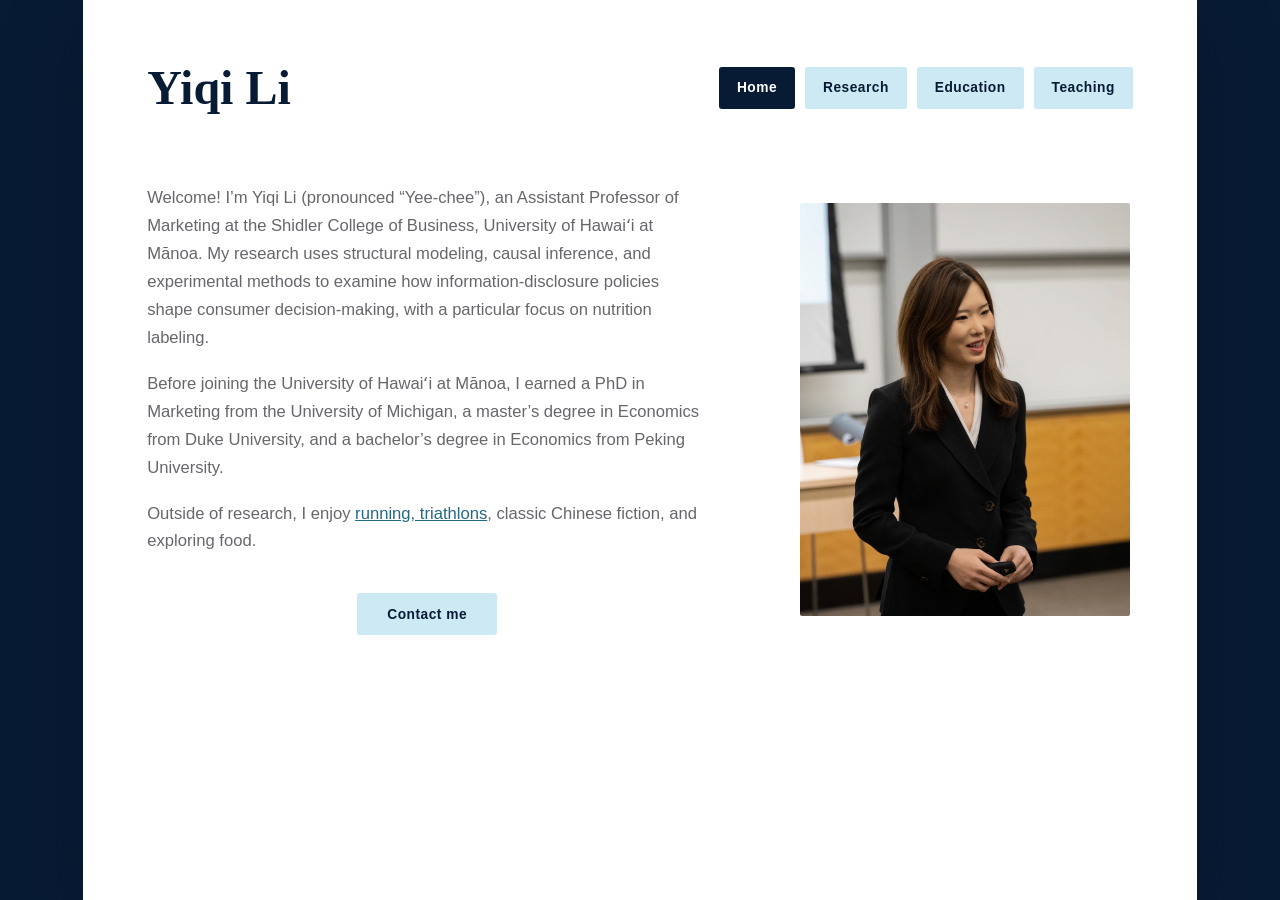
<file: index.html>
<!doctype html>
<html lang="en">
  <head>
    <meta charset="utf-8">
    <meta name="viewport" content="width=device-width, initial-scale=1">
    <meta name="description" content="Yiqi Li — academic personal website">
    <title>Yiqi Li | Home</title>
    <link rel="stylesheet" href="styles.css">
  </head>
  <body>
    <main class="site-card">
      <header class="site-header">
        <a class="site-name" href="index.html">Yiqi Li</a>
        <nav aria-label="Main navigation">
          <a class="nav-link active" href="index.html" aria-current="page">Home</a>
          <a class="nav-link" href="research.html">Research</a>
          <a class="nav-link" href="education.html">Education</a>
          <a class="nav-link" href="teaching.html">Teaching</a>
        </nav>
      </header>

      <section class="home-grid">
        <div class="intro">
          <p>
          Welcome! I’m Yiqi Li (pronounced “Yee-chee”), an Assistant Professor of
  Marketing at the Shidler College of Business, University of Hawaiʻi at Mānoa. My research uses structural modeling, causal inference, and
          experimental methods to examine how information-disclosure policies shape
          consumer decision-making, with a particular focus on nutrition labeling.
          </p>
          <p>
          <p>
          Before joining the University of Hawaiʻi at Mānoa, I earned a PhD in
          Marketing from the University of Michigan, a master’s degree in Economics
          from Duke University, and a bachelor’s degree in Economics from Peking
          University.
          </p>

          <p>
          <p>
          Outside of research, I enjoy
          <a href="outside-academia.html">
          running, triathlons</a>, classic Chinese fiction, and exploring food.
          </p>
          </p>

          <div class="contact-row">
          <a class="contact-button" href="mailto:yiqili@hawaii.edu">
          Contact me
          </a>
          </div>
        </div>

        <div class="portrait-wrap">
          <!-- Replace this block with: <img src="images/portrait.jpg" alt="Portrait of Yiqi Li"> -->
          <img src="portrait.JPG" alt="Portrait of Yiqi Li">
        </div>
      </section>
    </main>
  </body>
</html>
</file>
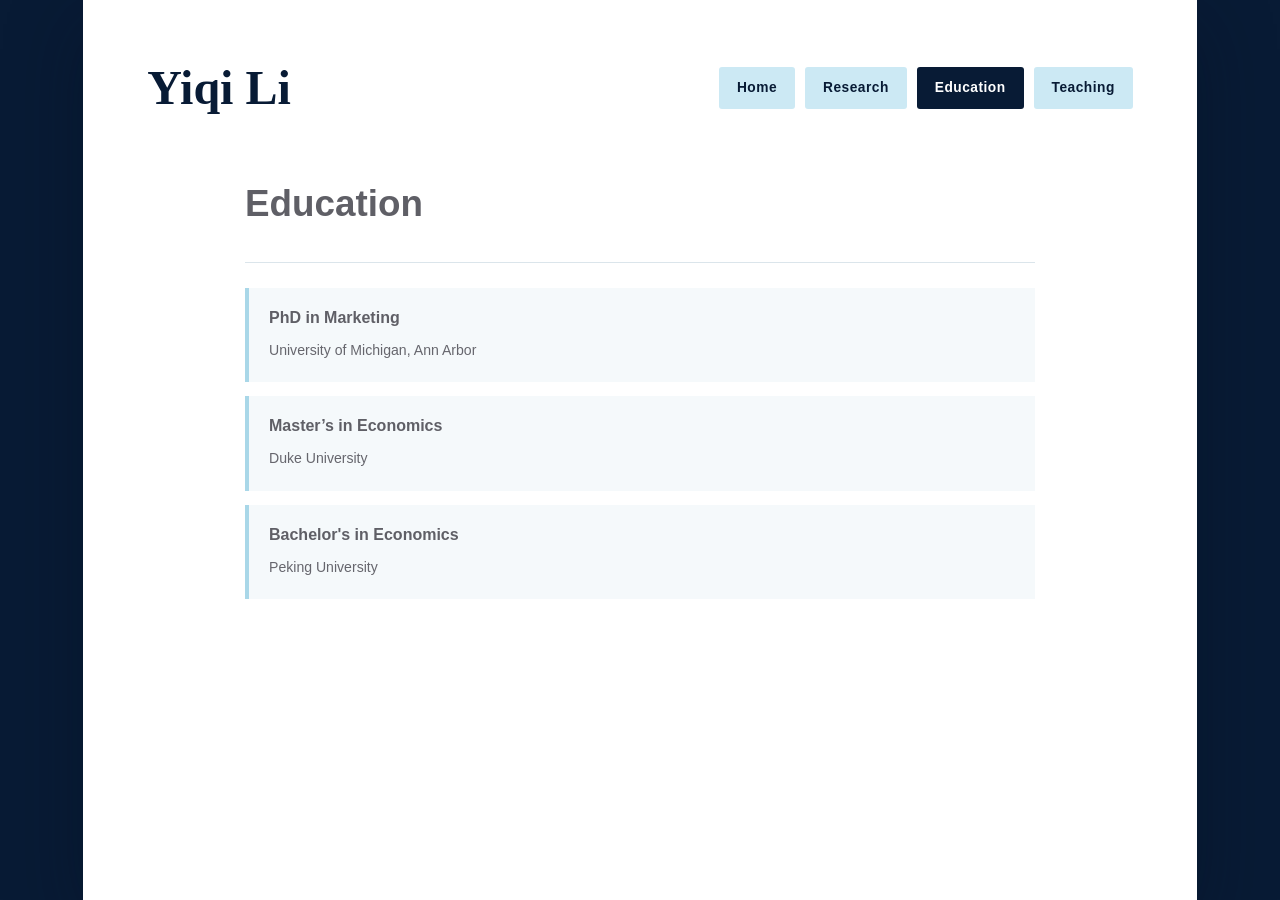
<file: education.html>
<!doctype html>
<html lang="en">
  <head>
    <meta charset="utf-8">
    <meta name="viewport" content="width=device-width, initial-scale=1">
    <meta name="description" content="Education of Yiqi Li">
    <title>Yiqi Li | Education</title>
    <link rel="stylesheet" href="styles.css">
  </head>

  <body>
    <main class="site-card">
      <header class="site-header">
        <a class="site-name" href="index.html">Yiqi Li</a>

        <nav aria-label="Main navigation">
          <a class="nav-link" href="index.html">Home</a>
          <a class="nav-link" href="research.html">Research</a>
          <a class="nav-link active" href="education.html" aria-current="page">
            Education
          </a>
          <a class="nav-link" href="teaching.html">Teaching</a>
        </nav>
      </header>

      <section class="page-content">
        <h1>Education</h1>

        <div class="content-section">
          <article class="item-card">
            <h3>PhD in Marketing</h3>
            <p>University of Michigan, Ann Arbor</p>
          </article>

          <article class="item-card">
            <h3>Master’s in Economics</h3>
            <p>Duke University</p>
          </article>

          <article class="item-card">
            <h3>Bachelor's in Economics</h3>
            <p>Peking University</p>
          </article>
        </div>
      </section>
    </main>
  </body>
</html>
</file>
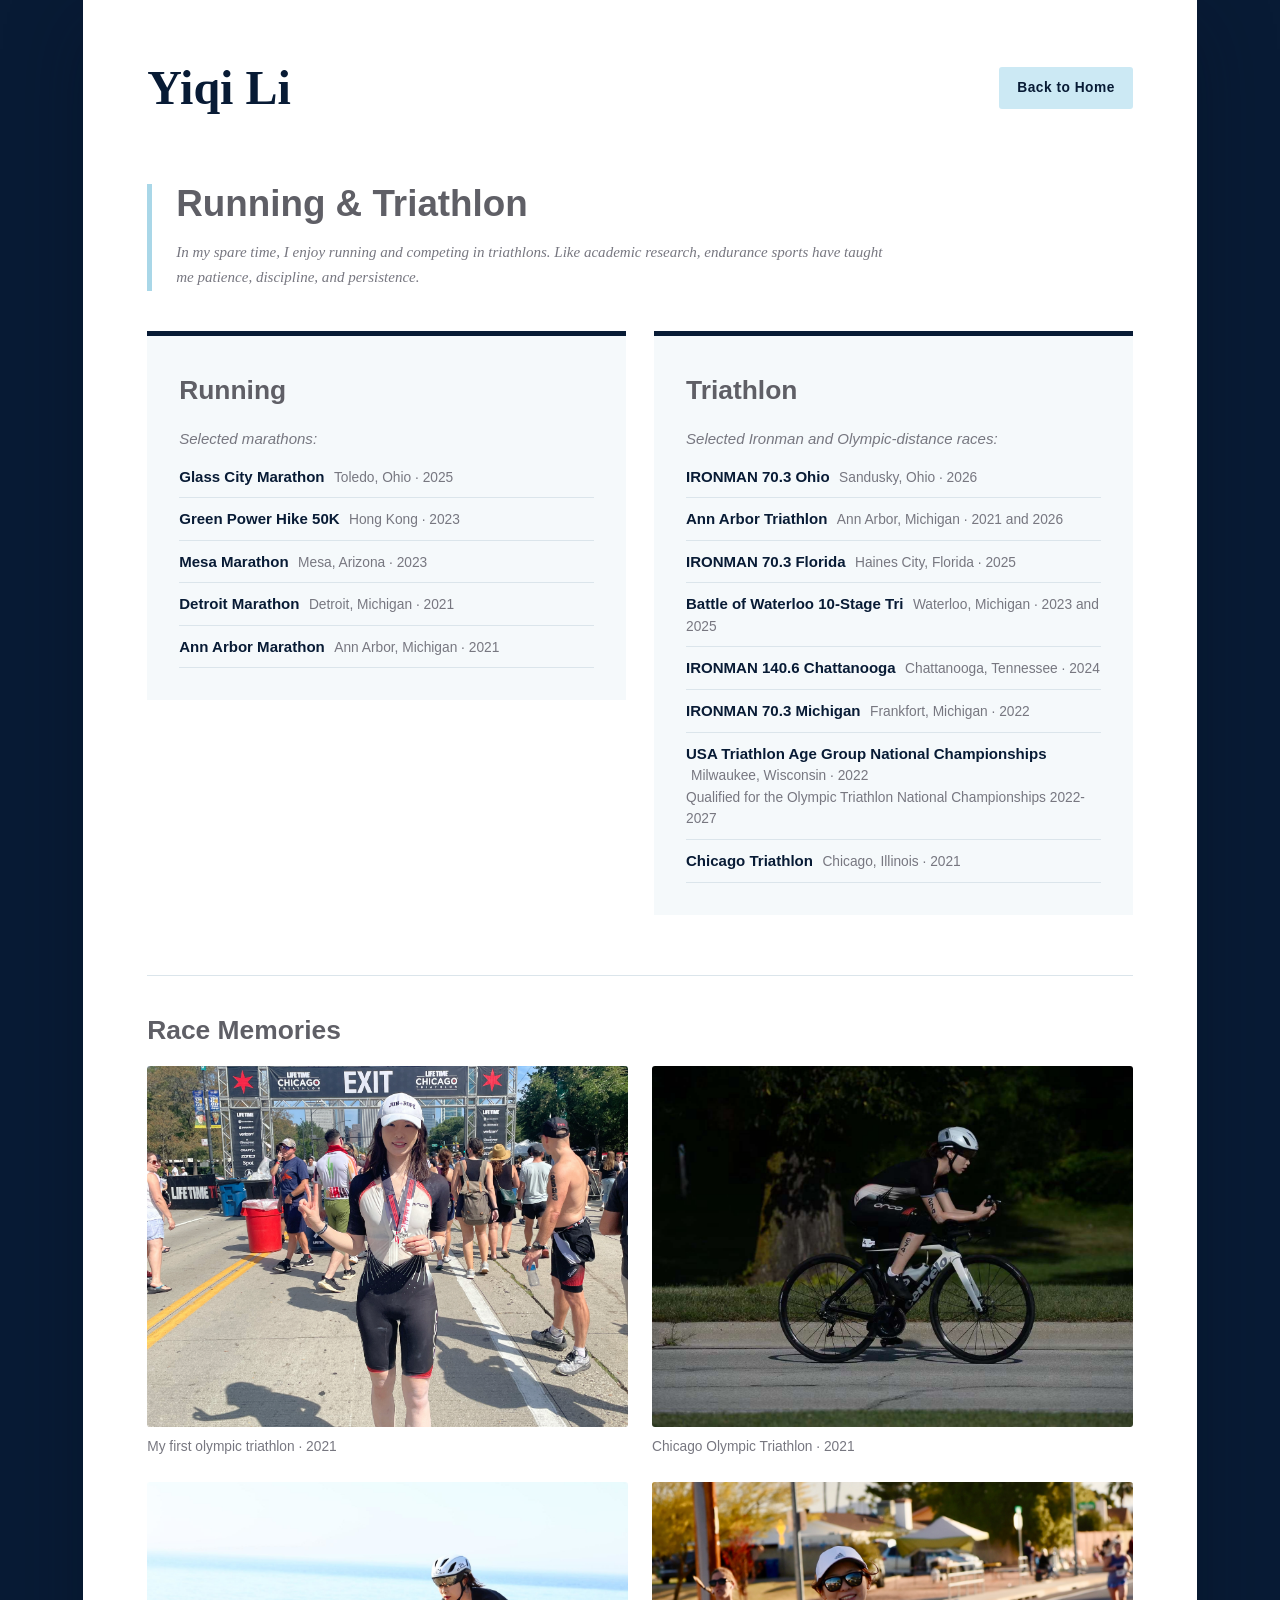
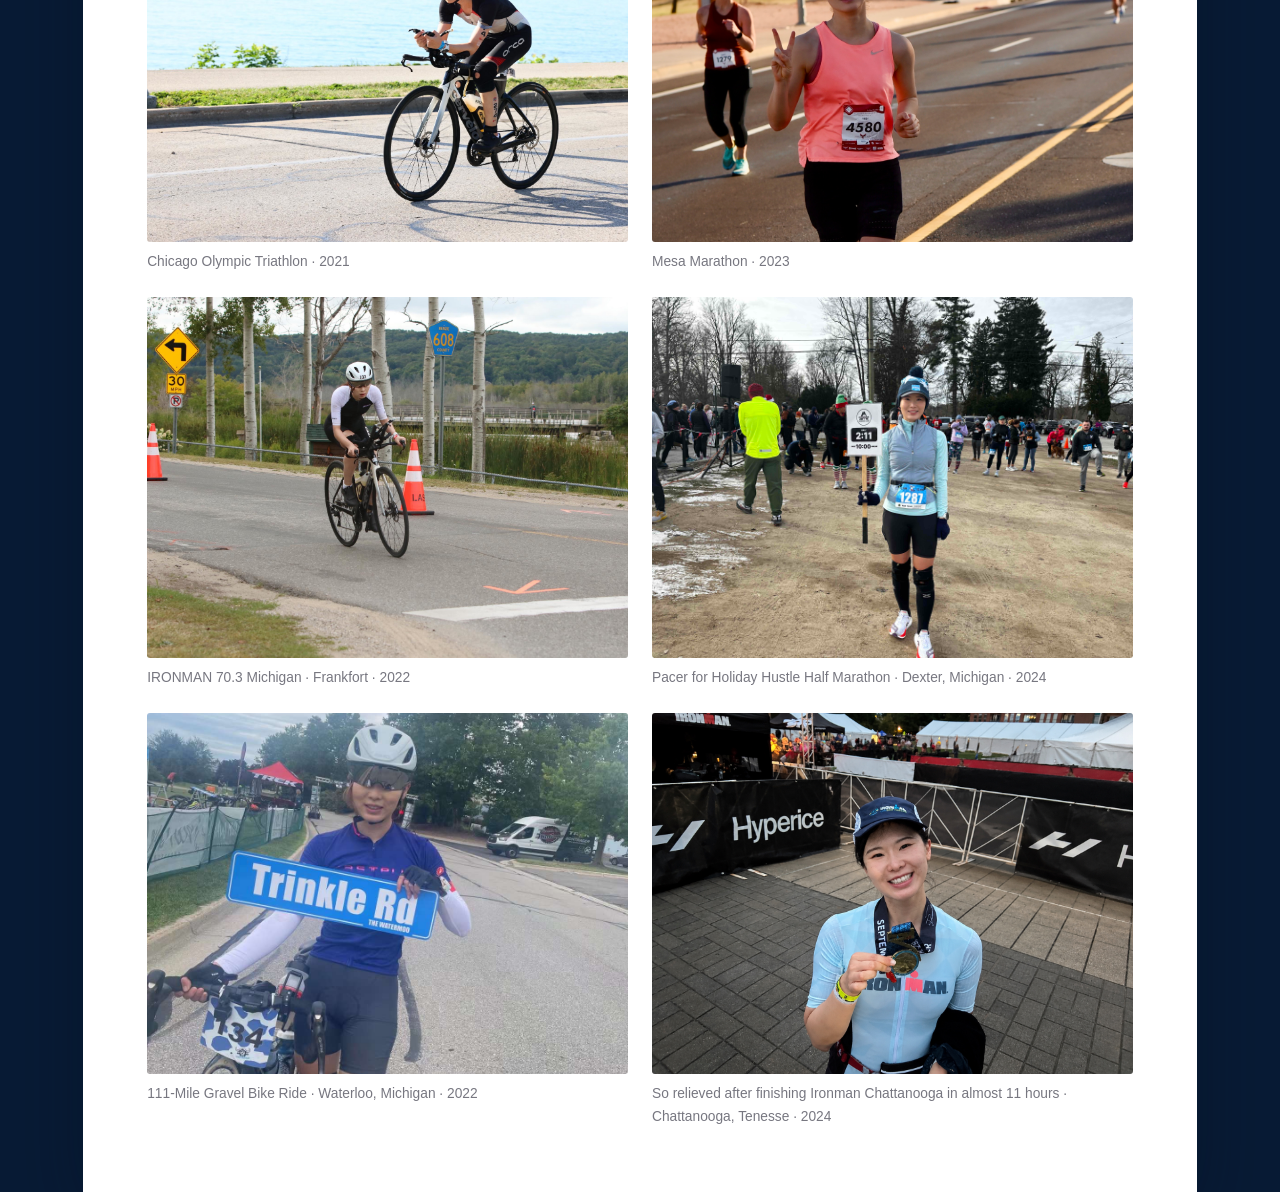
<file: outside-academia.html>
<!doctype html>
<html lang="en">
  <head>
    <meta charset="utf-8">
    <meta name="viewport" content="width=device-width, initial-scale=1">
    <meta
      name="description"
      content="Running, triathlon, and life outside academia"
    >
    <title>Yiqi Li | Running &amp; Triathlon</title>
    <link rel="stylesheet" href="styles.css">
  </head>
<body>
  <main class="site-card">
    <header class="site-header">
      <a class="site-name" href="index.html">Yiqi Li</a>

      <nav aria-label="Page navigation">
        <a class="nav-link" href="index.html">Back to Home</a>
      </nav>
    </header>

    <section class="page-content personal-page">
      <div class="hobby-hero">
        <h1>Running &amp; Triathlon</h1>

        <p class="hobby-intro">
          In my spare time, I enjoy running and competing in triathlons.
          Like academic research, endurance sports have taught me patience,
          discipline, and persistence.
        </p>
      </div>

  <div class="race-columns">
    <section class="race-panel">
      <h2>Running</h2>
       <p class="race-note">
        Selected marathons:
      </p>
      <ul class="race-list">
        <li>
          <strong>Glass City Marathon</strong>
          <span>Toledo, Ohio · 2025</span>
        </li>

        <li>
          <strong>Green Power Hike 50K</strong>
          <span>Hong Kong · 2023</span>
        </li>

        <li>
          <strong>Mesa Marathon</strong>
          <span>Mesa, Arizona · 2023</span>
        </li>

        <li>
          <strong>Detroit Marathon</strong>
          <span>Detroit, Michigan · 2021</span>
        </li>

        <li>
          <strong>Ann Arbor Marathon</strong>
          <span>Ann Arbor, Michigan · 2021</span>
        </li>
      </ul>
    </section>

    <section class="race-panel">
      <h2>Triathlon</h2>
      <p class="race-note">
        Selected Ironman and Olympic-distance races:
      </p>
      <ul class="race-list">
        <li>
          <strong>IRONMAN 70.3 Ohio</strong>
          <span>Sandusky, Ohio · 2026</span>
        </li>

        <li>
          <strong>Ann Arbor Triathlon</strong>
          <span>Ann Arbor, Michigan · 2021 and 2026</span>
        </li>

        <li>
          <strong>IRONMAN 70.3 Florida</strong>
          <span>Haines City, Florida · 2025</span>
        </li>

        <li>
          <strong>Battle of Waterloo 10-Stage Tri</strong>
          <span>Waterloo, Michigan · 2023 and 2025</span>
        </li>

        <li>
          <strong>IRONMAN 140.6 Chattanooga</strong>
          <span>Chattanooga, Tennessee · 2024</span>
        </li>

        <li>
          <strong>IRONMAN 70.3 Michigan</strong>
          <span>Frankfort, Michigan · 2022</span>
        </li>

        <li>
        <strong>USA Triathlon Age Group National Championships</strong>

        <span>
        Milwaukee, Wisconsin · 2022<br>
        Qualified for the Olympic Triathlon National Championships 2022-2027
        </span>
        </li>

        <li>
          <strong>Chicago Triathlon</strong>
          <span>Chicago, Illinois · 2021</span>
        </li>
      </ul>
    </section>
  </div>

  <section class="photo-section">
    <h2>Race Memories</h2>

<div class="photo-gallery">
  <figure>
    <img
      src="race_images/chicago_tri_photo.JPG"
      alt="Yiqi Li at the Chicago Olympic Triathlon"
    >
    <figcaption>My first olympic triathlon · 2021</figcaption>
  </figure>

  <figure>
    <img
      src="race_images/chicago_bike_photo.JPG"
      alt="Cycling during the Chicago Olympic Triathlon"
    >
    <figcaption>Chicago Olympic Triathlon · 2021</figcaption>
  </figure>

  <figure>
    <img
      src="race_images/chicago_bike_2.JPG"
      alt="Cycling at the Chicago Olympic Triathlon"
    >
    <figcaption>Chicago Olympic Triathlon · 2021</figcaption>
  </figure>

  <figure>
    <img
    class="photo-align-top"
    src="race_images/mesa_photo.jpg"
    alt="Yiqi Li at the Mesa Marathon"
    >
    <figcaption>Mesa Marathon · 2023</figcaption>
  </figure>

  <figure>
    <img
      src="race_images/frankfort_photo.JPG"
      alt="Yiqi Li at IRONMAN 70.3 Michigan"
    >
    <figcaption>IRONMAN 70.3 Michigan · Frankfort · 2022</figcaption>
  </figure>

  <figure>
    <img
      src="race_images/pacer_photo.jpg"
      alt="Yiqi Li pacing the Holiday Hustle Half Marathon"
    >
    <figcaption>
      Pacer for Holiday Hustle Half Marathon · Dexter, Michigan · 2024
    </figcaption>
  </figure>

  <figure>
    <img
      src="race_images/Watermoo_photo.JPG"
      alt="Yiqi Li during a gravel bike ride in Waterloo, Michigan"
    >
    <figcaption>
      111-Mile Gravel Bike Ride · Waterloo, Michigan · 2022
    </figcaption>
  </figure>

  <figure>
    <img
      src="race_images/chattanooga_photo.JPG"
      alt="Yiqi Li during Ironman Chattanooga"
    >
    <figcaption>
      So relieved after finishing Ironman Chattanooga in almost 11 hours · Chattanooga, Tenesse · 2024
    </figcaption>
  </figure>
</div>
  </section>
</section>
  </main>
</body>
</html>
</file>
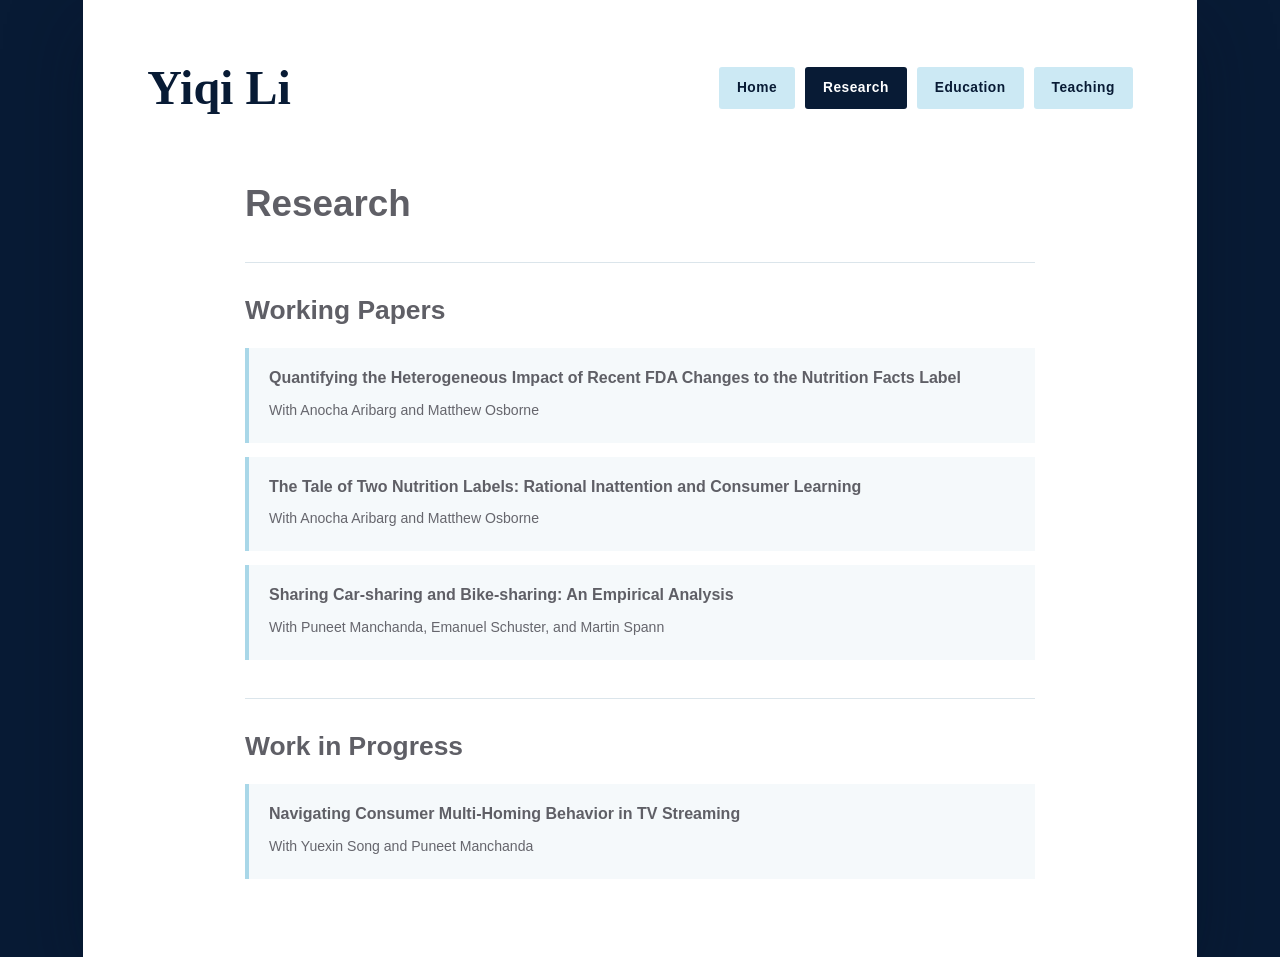
<file: research.html>
<!doctype html>
<html lang="en">
  <head>
    <meta charset="utf-8">
    <meta name="viewport" content="width=device-width, initial-scale=1">
    <meta name="description" content="Research by Yiqi Li">
    <title>Yiqi Li | Research</title>
    <link rel="stylesheet" href="styles.css">
  </head>

  <body>
    <main class="site-card">
      <header class="site-header">
        <a class="site-name" href="index.html">Yiqi Li</a>

        <nav aria-label="Main navigation">
          <a class="nav-link" href="index.html">Home</a>
          <a
            class="nav-link active"
            href="research.html"
            aria-current="page"
          >
            Research
          </a>
          <a class="nav-link" href="education.html">Education</a>
          <a class="nav-link" href="teaching.html">Teaching</a>
        </nav>
      </header>

      <section class="page-content">
        <h1>Research</h1>

        <div class="content-section">
          <h2>Working Papers</h2>

          <article class="item-card">
            <h3>
              Quantifying the Heterogeneous Impact of Recent FDA Changes to
              the Nutrition Facts Label
            </h3>
            <p>With Anocha Aribarg and Matthew Osborne</p>
          </article>
          
          <article class="item-card">
            <h3>
              The Tale of Two Nutrition Labels: Rational Inattention and
              Consumer Learning
            </h3>
            <p>With Anocha Aribarg and Matthew Osborne</p>
          </article>
          
          <article class="item-card">
            <h3>
              Sharing Car-sharing and Bike-sharing: An Empirical Analysis
            </h3>
            <p>
              With Puneet Manchanda, Emanuel Schuster, and Martin Spann
            </p>
          </article>

        </div>

        <div class="content-section">
          <h2>Work in Progress</h2>

          <article class="item-card">
            <h3>Navigating Consumer Multi-Homing Behavior in TV Streaming</h3>
            <p>With Yuexin Song and Puneet Manchanda</p>
          </article>
        </div>
      </section>
    </main>
  </body>
</html>
</file>
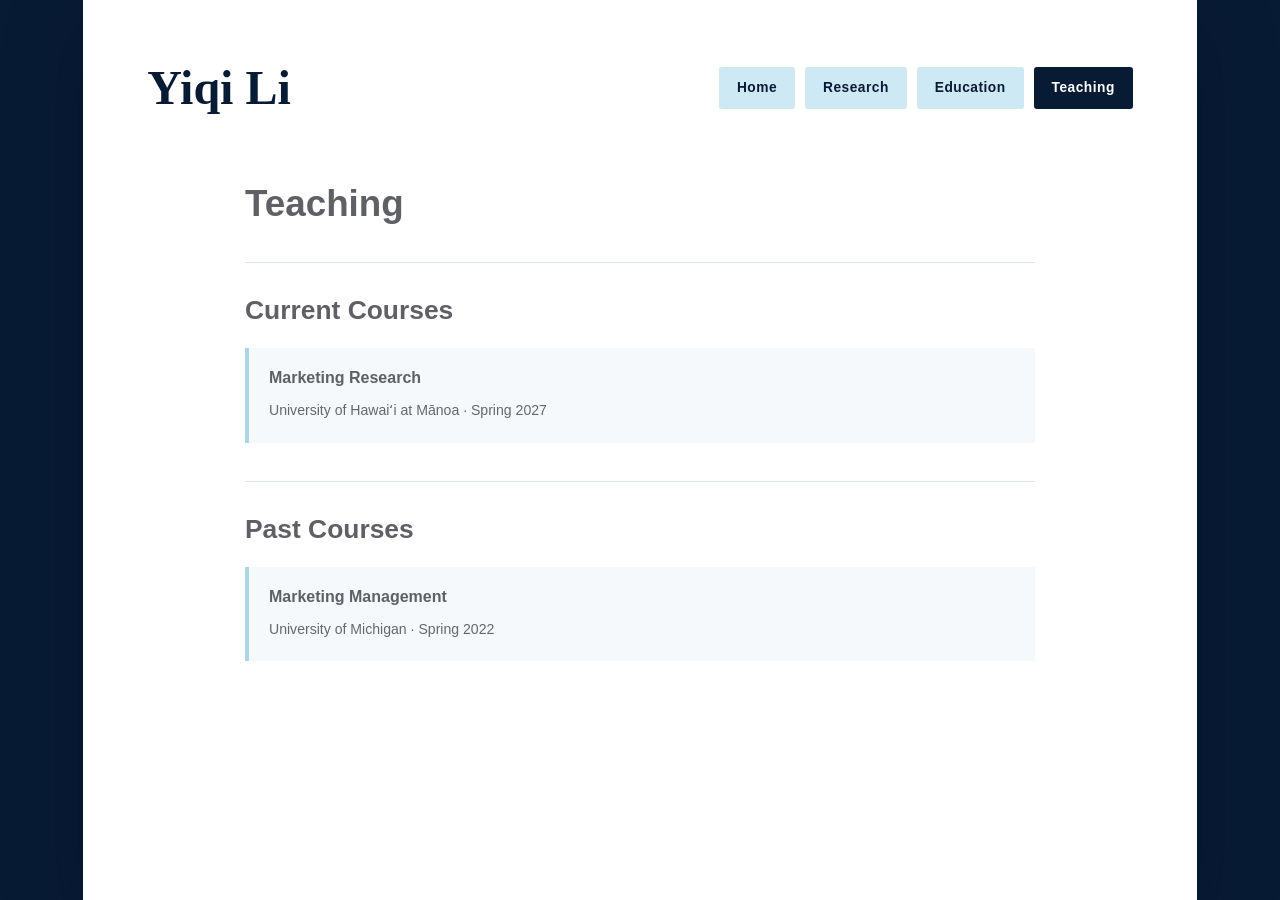
<file: teaching.html>
<!doctype html>
<html lang="en">
  <head>
    <meta charset="utf-8">
    <meta name="viewport" content="width=device-width, initial-scale=1">
    <meta name="description" content="Teaching by Yiqi Li">
    <title>Yiqi Li | Teaching</title>
    <link rel="stylesheet" href="styles.css">
  </head>

  <body>
    <main class="site-card">
      <header class="site-header">
        <a class="site-name" href="index.html">Yiqi Li</a>

        <nav aria-label="Main navigation">
          <a class="nav-link" href="index.html">Home</a>
          <a class="nav-link" href="research.html">Research</a>
          <a class="nav-link" href="education.html">Education</a>
          <a
            class="nav-link active"
            href="teaching.html"
            aria-current="page"
          >
            Teaching
          </a>
        </nav>
      </header>

      <section class="page-content">
        <h1>Teaching</h1>

        <div class="content-section">
          <h2>Current Courses</h2>
          <article class="item-card">
            <h3>Marketing Research</h3>
            <p>University of Hawaiʻi at Mānoa · Spring 2027</p>
          </article>
        </div>

        <div class="content-section">
          <h2>Past Courses</h2>

          <article class="item-card">
            <h3>Marketing Management</h3>
            <p>University of Michigan · Spring 2022</p>
          </article>
        </div>
      </section>
    </main>
  </body>
</html>
</file>
<file: styles.css>
:root {
  --navy: #081b35;
  --sky: #cce9f4;
  --sky-hover: #a9d7e8;
  --paper: #ffffff;
  --ink: #66666d;
  --muted: #777780;
  --line: #dbe5eb;
  --shadow: 0 24px 70px rgba(2, 15, 32, 0.34);
}

* {
  box-sizing: border-box;
}

html {
  min-height: 100%;
  background: var(--navy);
}

body {
  min-height: 100vh;
  margin: 0;
  padding: 0 clamp(16px, 6.5vw, 132px);
  color: var(--ink);
  background: var(--navy);
  font-family: Arial, Helvetica, sans-serif;
  line-height: 1.68;
}

a {
  color: #246884;
}

a:hover {
  color: var(--navy);
}

/* Main white page */

.site-card {
  --card-padding: clamp(28px, 5vw, 68px);

  width: min(1680px, 100%);
  min-height: 100vh;
  margin: 0 auto;
  padding: var(--card-padding);
  background: var(--paper);
  box-shadow: var(--shadow);
}

/* Header and navigation */

.site-header {
  display: flex;
  align-items: center;
  justify-content: space-between;
  gap: 28px;
  padding-bottom: clamp(42px, 6vw, 72px);
}

.site-name {
  color: var(--navy);
  font-family: Georgia, "Times New Roman", serif;
  font-size: clamp(2rem, 4vw, 3rem);
  font-weight: 700;
  line-height: 1;
  text-decoration: none;
}

nav {
  display: flex;
  flex-wrap: wrap;
  gap: 10px;
}

.nav-link,
.contact-button {
  display: inline-flex;
  align-items: center;
  justify-content: center;
  min-height: 42px;
  padding: 8px 18px;
  color: var(--navy);
  background: var(--sky);
  border-radius: 3px;
  font-size: 0.86rem;
  font-weight: 700;
  letter-spacing: 0.035em;
  text-decoration: none;
  transition:
    background-color 160ms ease,
    transform 160ms ease;
}

.nav-link:hover,
.contact-button:hover {
  color: var(--navy);
  background: var(--sky-hover);
  transform: translateY(-1px);
}

.nav-link.active {
  color: white;
  background: var(--navy);
}

/* General typography */

h1,
h2,
h3 {
  color: #5f5f66;
  font-family: Arial, Helvetica, sans-serif;
  font-weight: 700;
}

h1 {
  margin: 0 0 20px;
  line-height: 1.08;
}

h2 {
  margin: 0 0 16px;
}

h3 {
  margin: 0 0 7px;
}

p {
  margin: 0 0 18px;
}

.eyebrow {
  margin: 0 0 10px;
  color: #377893;
  font-size: 0.75rem;
  font-weight: 700;
  letter-spacing: 0.16em;
  text-transform: uppercase;
}

.placeholder {
  color: var(--muted);
}

/* Homepage */

.home-grid {
  display: grid;
  grid-template-columns: minmax(0, 1.25fr) minmax(260px, 0.75fr);
  align-items: center;
  gap: clamp(42px, 7vw, 92px);
}

.intro p:not(.eyebrow) {
  max-width: 620px;
  font-size: 1.04rem;
}

.portrait-wrap {
  justify-self: center;
  width: min(100%, 330px);
}

.portrait-wrap img,
.portrait-placeholder {
  width: 100%;
  aspect-ratio: 4 / 5;
  border-radius: 2px;
}

.portrait-wrap img {
  display: block;
  object-fit: cover;
}

.portrait-placeholder {
  display: grid;
  place-content: center;
  color: white;
  text-align: center;
  background: linear-gradient(145deg, #153b62, #081b35);
  box-shadow: 18px 18px 0 var(--sky);
}

.portrait-placeholder span {
  font-family: Georgia, serif;
  font-size: 4.3rem;
  line-height: 1;
}

.portrait-placeholder small {
  margin-top: 12px;
  color: var(--sky);
  letter-spacing: 0.12em;
  text-transform: uppercase;
}

/* Contact button inside biography */

.intro .contact-row {
  display: flex;
  width: 100%;
  justify-content: center;
  padding-top: 20px;
}

.contact-button {
  min-width: 140px;
}

/* Homepage section dividers */

.section-divider {
  display: flex;
  align-items: center;
  gap: 12px;
  margin:
    clamp(62px, 9vw, 118px)
    calc(-1 * var(--card-padding))
    0;
  color: #7ce6e5;
  background: rgba(113, 113, 122, 0.55);
  font-size: 0.78rem;
  font-weight: 700;
  line-height: 24px;
}

.section-divider::before,
.section-divider::after {
  content: "";
  flex: 1;
  border-top: 2px dashed #7ce6e5;
}

/* Education section on homepage */

.education-section {
  max-width: 1380px;
  margin: 0 auto;
  padding:
    clamp(50px, 7vw, 92px)
    clamp(8px, 5vw, 90px)
    clamp(42px, 5vw, 72px);
}

.education-section h2 {
  margin-bottom: clamp(32px, 4vw, 52px);
  font-size: clamp(1.7rem, 2.8vw, 2.2rem);
  text-align: center;
}

.education-list {
  display: grid;
  gap: clamp(20px, 2.5vw, 34px);
  font-size: clamp(0.95rem, 1.3vw, 1.18rem);
}

.education-list p {
  margin: 0;
}

/* Research, Teaching, Education, and CV pages */

.page-content {
  max-width: 790px;
  margin: 0 auto;
}

.page-content > h1,
.hobby-hero h1 {
  font-size: clamp(1.75rem, 3vw, 2.3rem);
}

.page-content h2 {
  font-size: clamp(1.3rem, 2.2vw, 1.65rem);
}

.page-content h3 {
  font-size: 1rem;
}

.page-content p {
  font-size: 0.94rem;
}

.page-intro {
  max-width: 680px;
  color: #35485c;
  font-size: 1rem;
}

.content-section {
  margin-top: 38px;
  padding-top: 25px;
  border-top: 1px solid var(--line);
}

.item-card {
  margin: 0 0 14px;
  padding: 17px 20px 13px;
  background: #f5f9fb;
  border-left: 4px solid var(--sky-hover);
}

.item-card p {
  margin-bottom: 7px;
  font-size: 0.88rem;
}

/* Running and triathlon page */

.personal-page {
  max-width: 1100px;
}

.hobby-hero {
  max-width: 820px;
  margin-bottom: 40px;
  padding-left: 24px;
  border-left: 5px solid var(--sky-hover);
}

.hobby-hero h1 {
  margin-bottom: 16px;
}

.hobby-intro {
  max-width: 720px;
  margin: 0;
  color: var(--muted);
  font-family: Georgia, "Times New Roman", serif;
  font-size: clamp(0.95rem, 1.5vw, 1.1rem);
  font-style: italic;
  line-height: 1.7;
}

.race-columns {
  display: grid;
  grid-template-columns: repeat(2, minmax(0, 1fr));
  gap: 28px;
  align-items: start;
}

.race-panel {
  padding: clamp(22px, 3vw, 32px);
  background: #f5f9fb;
  border-top: 5px solid var(--navy);
}

.race-number {
  margin: 0 0 5px;
  color: #4b91a9;
  font-size: 0.72rem;
  font-weight: 700;
  letter-spacing: 0.18em;
}

.race-panel h2,
.photo-section h2 {
  margin-bottom: 14px;
  font-size: clamp(1.3rem, 2.2vw, 1.65rem);
}

.race-note {
  margin: 0 0 14px;
  color: var(--muted);
  font-size: 0.86rem;
  font-style: italic;
}

.race-list {
  margin: 0;
  padding: 0;
  list-style: none;
}

.race-list li {
  padding: 10px 0;
  border-bottom: 1px solid var(--line);
  line-height: 1.35;
}

.race-list li:first-child {
  padding-top: 0;
}

.race-list strong {
  color: var(--navy);
  font-size: 0.94rem;
  font-weight: 700;
}

.race-list span {
  margin-left: 5px;
  color: var(--muted);
  font-size: 0.86rem;
}

.running-quote {
  margin-top: 22px;
  padding: 15px 17px;
  color: var(--navy);
  background: white;
  border-left: 4px solid var(--sky-hover);
}

.running-quote p {
  margin: 0;
  font-family: Georgia, "Times New Roman", serif;
  font-size: 0.92rem;
  font-style: italic;
}

/* Photo gallery */

.photo-section {
  margin-top: 60px;
  padding-top: 32px;
  border-top: 1px solid var(--line);
}

.photo-gallery {
  display: grid;
  grid-template-columns: repeat(2, minmax(0, 1fr));
  gap: 24px;
}

.photo-gallery figure {
  margin: 0;
}

.photo-gallery img {
  display: block;
  width: 100%;
  aspect-ratio: 4 / 3;
  object-fit: cover;
  border-radius: 3px;
  transition:
    transform 180ms ease,
    box-shadow 180ms ease;
}

.photo-gallery img:hover {
  transform: translateY(-3px);
  box-shadow: 0 14px 28px rgba(8, 27, 53, 0.18);
}

.photo-gallery figcaption {
  padding-top: 8px;
  color: var(--muted);
  font-size: 0.86rem;
}
.photo-gallery img.photo-align-top {
  object-position: center 20%;
}
/* Tablet and mobile */

@media (max-width: 780px) {
  body {
    padding: 0;
  }

  .site-card {
    --card-padding: 22px;

    min-height: 100vh;
    padding: 28px var(--card-padding) 48px;
    box-shadow: none;
  }

  .site-header {
    align-items: flex-start;
    flex-direction: column;
    padding-bottom: 42px;
  }

  nav {
    width: 100%;
  }

  .nav-link {
    flex: 1;
    padding-inline: 10px;
  }

  .home-grid {
    grid-template-columns: 1fr;
  }

  .portrait-wrap {
    grid-row: 1;
    width: min(76vw, 290px);
  }

  .portrait-placeholder {
    box-shadow: 12px 12px 0 var(--sky);
  }

  .intro .contact-row {
    padding-top: 22px;
  }

  .section-divider {
    margin-inline: -22px;
  }

  .section-divider span {
    font-size: 0.7rem;
  }

  .education-section {
    padding-inline: 0;
  }

  .education-list {
    gap: 20px;
    font-size: 0.95rem;
  }

  .hobby-hero {
    padding-left: 18px;
  }

  .race-columns,
  .photo-gallery {
    grid-template-columns: 1fr;
  }

  .race-list strong,
  .race-list span {
    display: block;
    margin-left: 0;
  }

  .race-list span {
    margin-top: 3px;
  }
}

/* Accessibility */

@media (prefers-reduced-motion: reduce) {
  .nav-link,
  .contact-button,
  .photo-gallery img {
    transition: none;
  }
}

/* Printing */

@media print {
  html,
  body {
    background: white;
  }

  body {
    padding: 0;
  }

  .site-card {
    width: 100%;
    box-shadow: none;
  }

  .site-header nav {
    display: none;
  }
}
</file>
